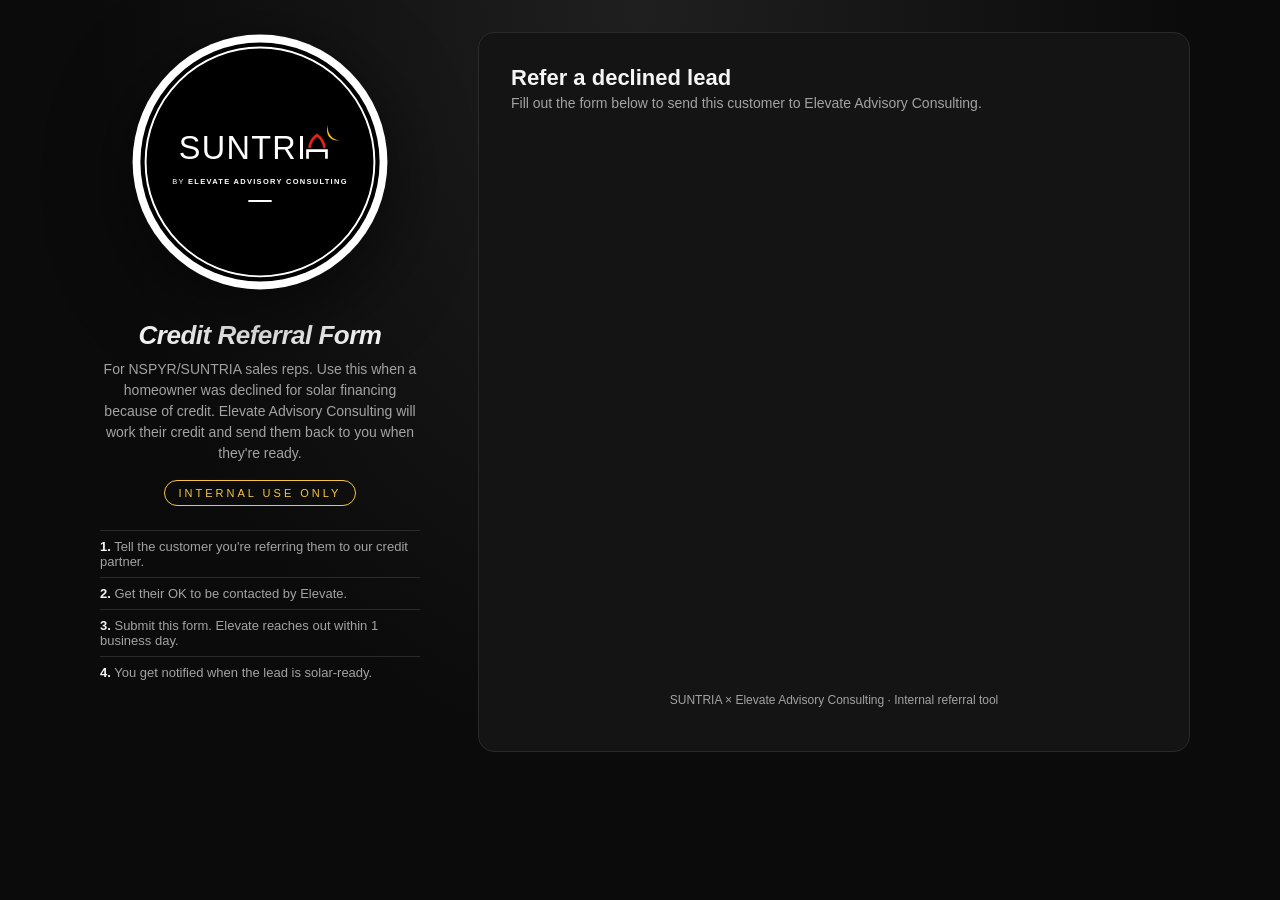
<file: index.html>
<!doctype html>
<html lang="en">
<head>
<meta charset="utf-8">
<meta name="viewport" content="width=device-width, initial-scale=1">
<title>NSPYR → Elevate Advisory Consulting — Credit Referral</title>
<style>
  :root{--bg:#0b0b0b;--panel:#141414;--line:#2a2a2a;--text:#f5f5f5;--muted:#a3a3a3;--accent:#fff;--warn:#f5c542}
  *{box-sizing:border-box}
  body{margin:0;background:radial-gradient(ellipse at top,#1f1f1f,var(--bg) 60%);color:var(--text);font-family:Helvetica,Arial,sans-serif;min-height:100vh;display:flex;align-items:flex-start;justify-content:center;padding:32px 16px}
  .wrap{display:grid;grid-template-columns:340px 1fr;gap:48px;max-width:1100px;width:100%}
  .brand{text-align:center;position:sticky;top:32px}
  .brand img{width:min(260px,70vw);height:auto;filter:drop-shadow(0 20px 40px rgba(0,0,0,.6))}
  .brand h1{font-size:26px;font-weight:900;font-style:italic;letter-spacing:-.5px;margin:24px 0 8px}
  .brand p{color:var(--muted);line-height:1.5;margin:0 auto;max-width:320px;font-size:14px}
  .tag{display:inline-block;margin-top:16px;padding:6px 14px;border:1px solid var(--warn);color:var(--warn);border-radius:999px;font-size:11px;letter-spacing:3px;text-transform:uppercase}
  .steps{text-align:left;margin:24px auto 0;max-width:320px;padding:0;list-style:none;font-size:13px;color:var(--muted)}
  .steps li{padding:8px 0;border-top:1px solid var(--line)}
  .steps b{color:var(--text)}
  .card{background:var(--panel);border:1px solid var(--line);border-radius:16px;padding:32px}
  .card h2{margin:0 0 4px;font-size:22px}
  .card .sub{color:var(--muted);margin:0 0 20px;font-size:14px}
  .ghl-form{min-height:548px}
  .ghl-form iframe{display:block;min-height:548px}
  .fine{font-size:12px;color:var(--muted);text-align:center;margin-top:14px}
  @media(max-width:860px){.wrap{grid-template-columns:1fr}.brand{position:static}}
</style>
</head>
<body>
<main class="wrap">
  <aside class="brand">
    <img src="assets/nspyr-elevate-logo.svg" alt="NSPYR by Elevate Advisory Consulting">
    <h1>Credit Referral Form</h1>
    <p>For NSPYR/SUNTRIA sales reps. Use this when a homeowner was declined for solar financing because of credit. Elevate Advisory Consulting will work their credit and send them back to you when they're ready.</p>
    <span class="tag">Internal use only</span>
    <ul class="steps">
      <li><b>1.</b> Tell the customer you're referring them to our credit partner.</li>
      <li><b>2.</b> Get their OK to be contacted by Elevate.</li>
      <li><b>3.</b> Submit this form. Elevate reaches out within 1 business day.</li>
      <li><b>4.</b> You get notified when the lead is solar-ready.</li>
    </ul>
  </aside>

  <section class="card">
    <h2>Refer a declined lead</h2>
    <p class="sub">Fill out the form below to send this customer to Elevate Advisory Consulting.</p>
<div class="ghl-form">
<iframe
    src="https://api.leadconnectorhq.com/widget/form/tcMZuG7mrLkscqJ2Cj2c"
    style="width:100%;height:100%;border:none;border-radius:8px"
    id="inline-tcMZuG7mrLkscqJ2Cj2c" 
    data-layout="{'id':'INLINE'}"
    data-trigger-type="alwaysShow"
    data-trigger-value=""
    data-activation-type="alwaysActivated"
    data-activation-value=""
    data-deactivation-type="neverDeactivate"
    data-deactivation-value=""
    data-form-name="NSPYR Form"
    data-height="548"
    data-layout-iframe-id="inline-tcMZuG7mrLkscqJ2Cj2c"
    data-form-id="tcMZuG7mrLkscqJ2Cj2c"
    data-cookie-consent="true"
    data-cookie-consent-provider="auto"
    title="NSPYR Form"
        >
</iframe>
<script src="https://link.msgsndr.com/js/form_embed.js"></script>
</div>
    <p class="fine">SUNTRIA × Elevate Advisory Consulting · Internal referral tool</p>
  </section>
</main>

</body>
</html>
</file>
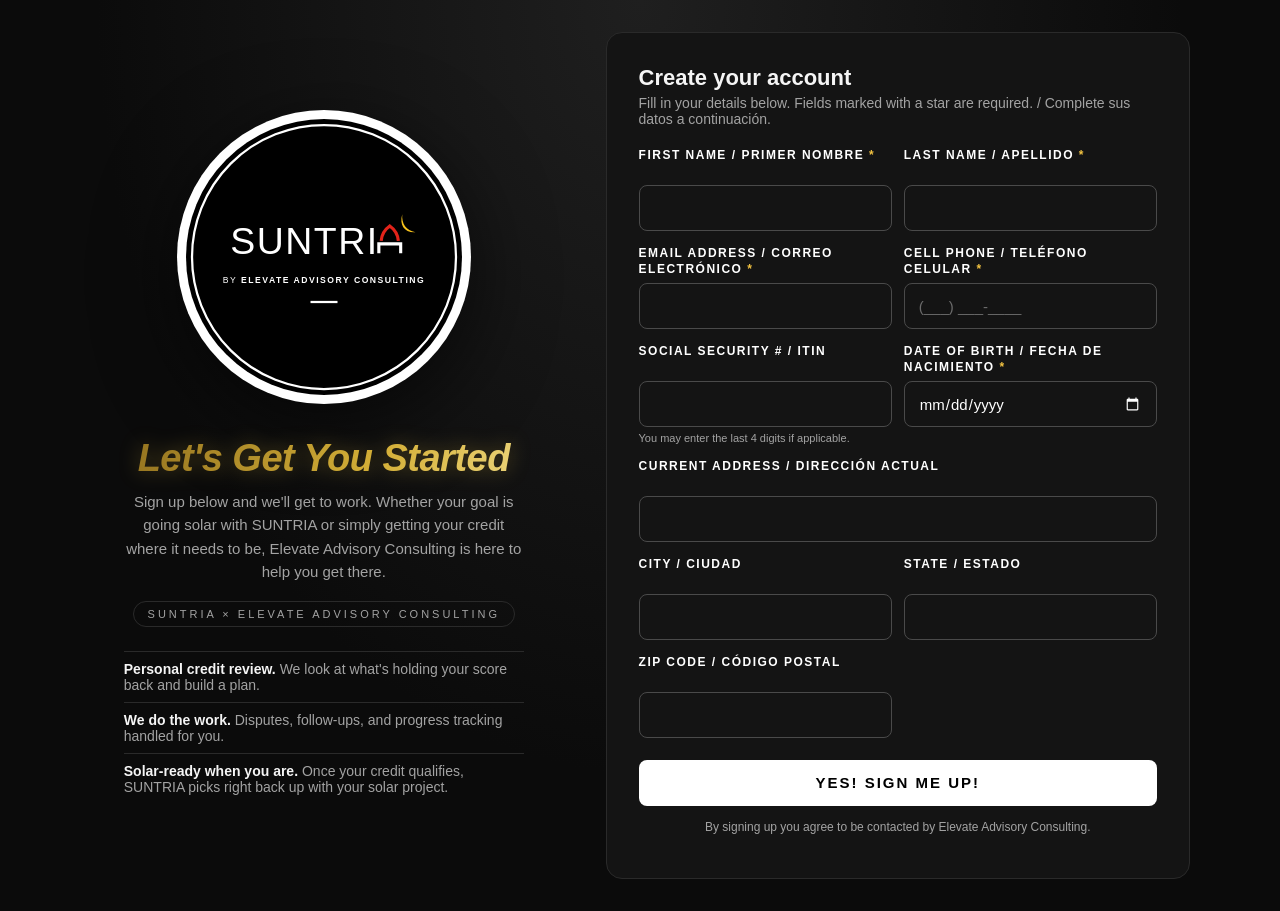
<file: signup.html>
<!doctype html>
<html lang="en">
<head>
<meta charset="utf-8">
<meta name="viewport" content="width=device-width, initial-scale=1">
<title>Get Started — SUNTRIA × Elevate Advisory Consulting</title>
<style>
  :root{--bg:#0b0b0b;--panel:#141414;--line:#2a2a2a;--text:#f5f5f5;--muted:#a3a3a3;--accent:#fff;--warn:#f5c542}
  *{box-sizing:border-box}
  body{margin:0;background:radial-gradient(ellipse at top,#1f1f1f,var(--bg) 60%);color:var(--text);font-family:Helvetica,Arial,sans-serif;min-height:100vh;display:flex;align-items:center;justify-content:center;padding:32px 16px}
  .wrap{display:grid;grid-template-columns:1fr 1.25fr;gap:48px;max-width:1100px;width:100%;align-items:center}
  .brand{text-align:center}
  .brand img{width:min(300px,75vw);height:auto;filter:drop-shadow(0 20px 40px rgba(0,0,0,.6))}
  .brand h1{font-size:clamp(26px,3.5vw,38px);font-weight:900;font-style:italic;letter-spacing:-.5px;margin:26px 0 10px;background:linear-gradient(110deg,#8a6a1c 0%,#d4af37 25%,#fff3b0 48%,#d4af37 60%,#8a6a1c 80%,#d4af37 100%);background-size:250% auto;-webkit-background-clip:text;background-clip:text;color:transparent;-webkit-text-fill-color:transparent;animation:goldShine 3.5s linear infinite;filter:drop-shadow(0 0 10px rgba(212,175,55,.35))}
  @keyframes goldShine{to{background-position:250% center}}
  .brand p{color:var(--muted);line-height:1.55;margin:0 auto;max-width:400px;font-size:15px}
  .tag{display:inline-block;margin-top:18px;padding:6px 14px;border:1px solid var(--line);border-radius:999px;font-size:11px;letter-spacing:3px;text-transform:uppercase;color:var(--muted)}
  .perks{text-align:left;margin:24px auto 0;max-width:400px;padding:0;list-style:none;font-size:14px;color:var(--muted)}
  .perks li{padding:9px 0;border-top:1px solid var(--line)}
  .perks b{color:var(--text)}
  .card{background:var(--panel);border:1px solid var(--line);border-radius:16px;padding:32px}
  .card h2{margin:0 0 4px;font-size:22px}
  .card .sub{color:var(--muted);margin:0 0 20px;font-size:14px}
  /* Dispute Process form: transparent background, white labels */
  .credit-repair-form{width:100%;margin:0;padding:0;border:0;background:transparent;color:var(--text);font-family:inherit}
  .credit-repair-form .form-grid{display:grid;grid-template-columns:repeat(2,minmax(0,1fr));gap:14px 12px}
  .credit-repair-form .form-group{display:flex;flex-direction:column;margin:0}
  .credit-repair-form .form-group-full{grid-column:1/-1}
  .credit-repair-form .form-group:has(input[required]) label::after{content:" *";color:var(--warn)}
  .credit-repair-form label{display:block;min-height:32px;margin:0 0 6px;color:#fff;font-size:12px;line-height:16px;font-weight:700;letter-spacing:1.5px;text-transform:uppercase}
  .credit-repair-form input:not([type=hidden]){height:46px;width:100%;box-sizing:border-box;display:block;padding:10px 14px;background:transparent;border:1px solid #4a4a4a;border-radius:8px;color:#fff;font-size:15px;font-weight:400;font-family:inherit;color-scheme:dark}
  .credit-repair-form input::placeholder{color:#6b6b6b}
  .credit-repair-form input:focus{outline:none;border-color:#fff}
  .credit-repair-form small{margin-top:5px;color:var(--muted);font-size:11px}
  .credit-repair-form .submit-button{width:100%;display:block;margin-top:22px;padding:14px;background:var(--accent);color:#000;border:0;border-radius:8px;font-weight:900;font-size:15px;letter-spacing:2px;text-transform:uppercase;cursor:pointer;line-height:1.2;font-family:inherit}
  .credit-repair-form .submit-button:hover{background:#e6e6e6}
  .credit-repair-form .submit-button:disabled{opacity:.6;cursor:not-allowed}
  .credit-repair-form .form-message{margin-top:14px;text-align:center;font-size:14px;color:var(--warn)}
  .credit-repair-form .form-message:empty{display:none}
  .fine{font-size:12px;color:var(--muted);text-align:center;margin-top:14px}
  @media(max-width:820px){.wrap{grid-template-columns:1fr}.credit-repair-form .form-grid{grid-template-columns:1fr}}
</style>
</head>
<body>
<main class="wrap">
  <section class="brand">
    <img src="assets/nspyr-elevate-logo.svg" alt="NSPYR by Elevate Advisory Consulting">
    <h1>Let's Get You Started</h1>
    <p>Sign up below and we'll get to work. Whether your goal is going solar with SUNTRIA or simply getting your credit where it needs to be, Elevate Advisory Consulting is here to help you get there.</p>
    <span class="tag">SUNTRIA × Elevate Advisory Consulting</span>
    <ul class="perks">
      <li><b>Personal credit review.</b> We look at what's holding your score back and build a plan.</li>
      <li><b>We do the work.</b> Disputes, follow-ups, and progress tracking handled for you.</li>
      <li><b>Solar-ready when you are.</b> Once your credit qualifies, SUNTRIA picks right back up with your solar project.</li>
    </ul>
  </section>

  <section class="card">
    <h2>Create your account</h2>
    <p class="sub">Fill in your details below. Fields marked with a star are required. / Complete sus datos a continuación.</p>

<form action="https://pulse.disputeprocess.com/CustumFieldController?method=addWebFormData" id="suntria-signup-form" target="suntria-dp-sink" onsubmit="var s=this.elements['socialSecurityNumber1'];var d=s?s.value.replace(/\D/g,''):'';if(s&&s.value.length&&(d.length<4||d.length>9)){alert('Please enter 4 to 9 digits for SSN/ITIN.');return false;}this.setAttribute('data-sent','1');var b=this.querySelector('.submit-button');if(b){b.disabled=true;b.textContent='Submitting...';}return true;" enctype="multipart/form-data" method="POST" class="credit-repair-form">
  <!-- DISPUTE PROCESS SETTINGS -->
  <input type="hidden" name="method" value="addWebFormData">
  <input type="hidden" name="tab_info_id" value="bUt4d21QYTZCWGRsVVpONE9CUlNpZz09">
  <input type="hidden" name="redirect_url" value="https://suntria.elevate-advisoryconsulting.com/confirmed">
  <input type="hidden" name="company_id" value="N1FiRlBIdmhXMUNZRDJyUEgyRzE4UT09">
  <input type="hidden" name="cust_type" value="2">
  <input type="hidden" name="add_affiliate_flag" value="0">
  <input type="hidden" name="assignedto_id" value="39341">
  <input type="hidden" name="sales_representative_id" value="39341">
  <input type="hidden" name="workflow_statusid" value="30">
  <input type="hidden" name="folder_statusid" value="1">
  <input type="hidden" name="customer_statusid" value="-1">
  <input type="hidden" name="portalAccess" value="1">
  <input type="hidden" name="customerAgreementIDs" value="47330">

  <div class="form-grid">
    <div class="form-group"><label>First Name / Primer Nombre</label><input type="text" name="firstName" required></div>
    <div class="form-group"><label>Last Name / Apellido</label><input type="text" name="lastName" required></div>
    <div class="form-group"><label>Email Address / Correo Electrónico</label><input type="email" name="email1" required></div>
    <div class="form-group"><label>Cell Phone / Teléfono Celular</label><input type="tel" name="mobilePhone1" placeholder="(___) ___-____" required></div>
    <div class="form-group"><label>Social Security # / ITIN</label><input type="text" name="socialSecurityNumber1" inputmode="numeric" autocomplete="off"><small>You may enter the last 4 digits if applicable.</small></div>
    <div class="form-group"><label>Date of Birth / Fecha de Nacimiento</label><input type="date" name="dateOfBirth" required></div>
    <div class="form-group form-group-full"><label>Current Address / Dirección Actual</label><input type="text" name="currentAddress"></div>
    <div class="form-group"><label>City / Ciudad</label><input type="text" name="city"></div>
    <div class="form-group"><label>State / Estado</label><input type="text" name="state"></div>
    <div class="form-group"><label>ZIP Code / Código Postal</label><input type="text" name="zipCode1"></div>
  </div>

  <button type="submit" class="submit-button">YES! Sign Me Up!</button>
  <div id="form-message" class="form-message"></div>
</form>
<iframe name="suntria-dp-sink" title="Form submission" style="display:none" onload="var f=document.getElementById('suntria-signup-form');if(f&&f.getAttribute('data-sent')){window.location.href='thank-you.html';}"></iframe>

    <p class="fine">By signing up you agree to be contacted by Elevate Advisory Consulting.</p>
  </section>
</main>


</body>
</html>
</file>
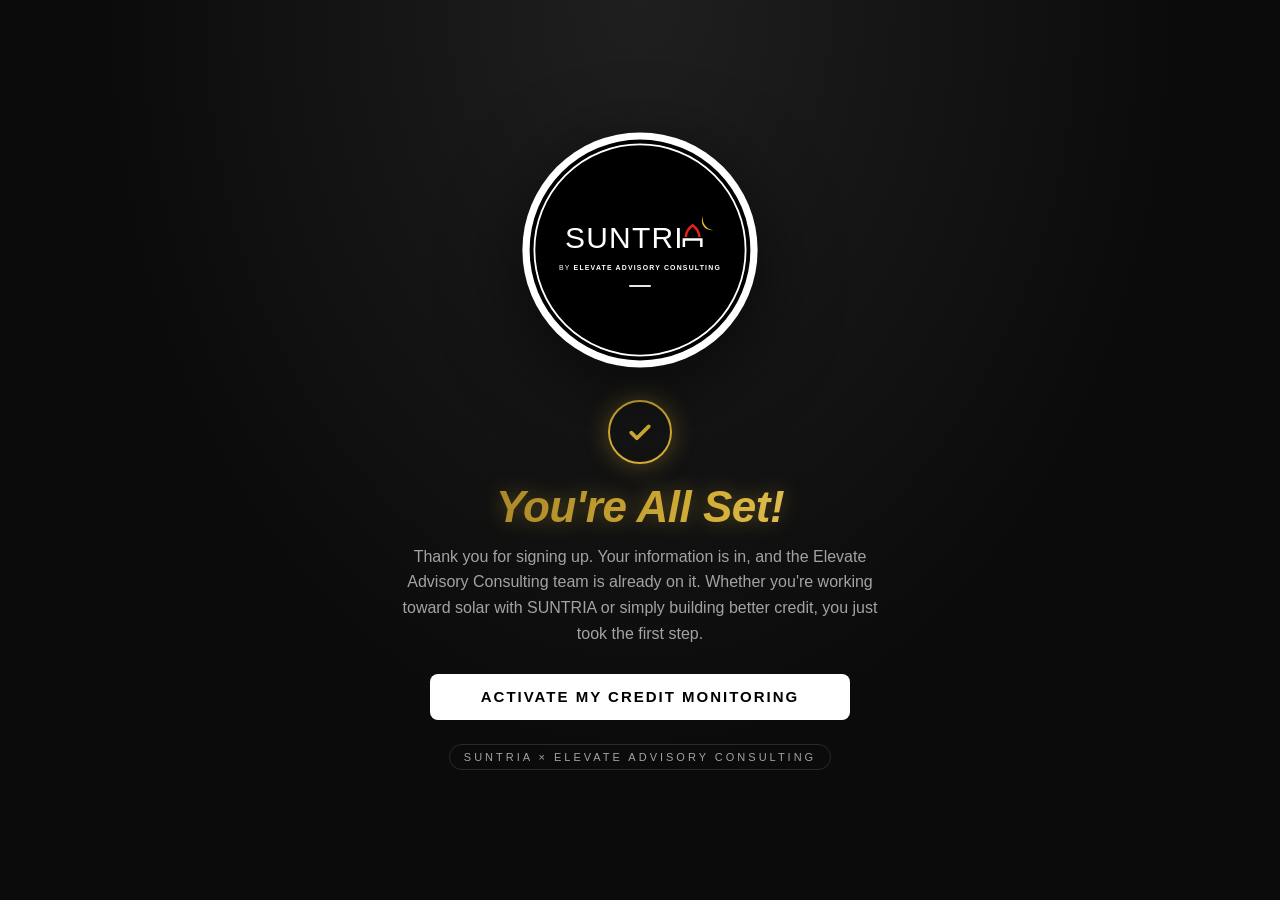
<file: thank-you.html>
<!doctype html>
<html lang="en">
<head>
<meta charset="utf-8">
<meta name="viewport" content="width=device-width, initial-scale=1">
<title>Thank You — SUNTRIA × Elevate Advisory Consulting</title>
<style>
  :root{--bg:#0b0b0b;--panel:#141414;--line:#2a2a2a;--text:#f5f5f5;--muted:#a3a3a3;--accent:#fff;--warn:#f5c542}
  *{box-sizing:border-box}
  body{margin:0;background:radial-gradient(ellipse at top,#1f1f1f,var(--bg) 60%);color:var(--text);font-family:Helvetica,Arial,sans-serif;min-height:100vh;display:flex;align-items:center;justify-content:center;padding:32px 16px}
  .wrap{max-width:620px;width:100%;text-align:center}
  .logo{width:min(240px,65vw);height:auto;filter:drop-shadow(0 20px 40px rgba(0,0,0,.6))}
  .check{width:64px;height:64px;margin:26px auto 0;border-radius:50%;border:2px solid #d4af37;display:flex;align-items:center;justify-content:center;box-shadow:0 0 24px rgba(212,175,55,.35)}
  .check svg{width:30px;height:30px}
  h1{font-size:clamp(28px,5vw,44px);font-weight:900;font-style:italic;letter-spacing:-.5px;margin:18px 0 12px;background:linear-gradient(110deg,#8a6a1c 0%,#d4af37 25%,#fff3b0 48%,#d4af37 60%,#8a6a1c 80%,#d4af37 100%);background-size:250% auto;-webkit-background-clip:text;background-clip:text;color:transparent;-webkit-text-fill-color:transparent;animation:goldShine 3.5s linear infinite;filter:drop-shadow(0 0 10px rgba(212,175,55,.35))}
  @keyframes goldShine{to{background-position:250% center}}
  .lead{color:var(--muted);line-height:1.6;margin:0 auto;max-width:480px;font-size:16px}
  .cta{margin:28px auto 0;max-width:420px}
  .btn{display:block;width:100%;padding:14px;background:var(--accent);color:#000;border-radius:8px;font-weight:900;font-size:15px;letter-spacing:2px;text-transform:uppercase;text-align:center;text-decoration:none;line-height:1.2}
  .btn:hover{background:#e6e6e6}
  .tag{display:inline-block;margin-top:24px;padding:6px 14px;border:1px solid var(--line);border-radius:999px;font-size:11px;letter-spacing:3px;text-transform:uppercase;color:var(--muted)}
</style>
</head>
<body>
<div class="wrap">
  <img class="logo" src="assets/nspyr-elevate-logo.svg" alt="SUNTRIA by Elevate Advisory Consulting">
  <div class="check"><svg viewBox="0 0 24 24" fill="none" stroke="#d4af37" stroke-width="3" stroke-linecap="round" stroke-linejoin="round"><path d="M5 12.5l4.5 4.5L19 7.5"/></svg></div>
  <h1>You're All Set!</h1>
  <p class="lead">Thank you for signing up. Your information is in, and the Elevate Advisory Consulting team is already on it. Whether you're working toward solar with SUNTRIA or simply building better credit, you just took the first step.</p>

  <div class="cta">
    <a class="btn" href="https://app.myfreescorenow.com/enroll/B02C0134">Activate My Credit Monitoring</a>
  </div>

  <span class="tag">SUNTRIA × Elevate Advisory Consulting</span>
</div>
</body>
</html>
</file>
